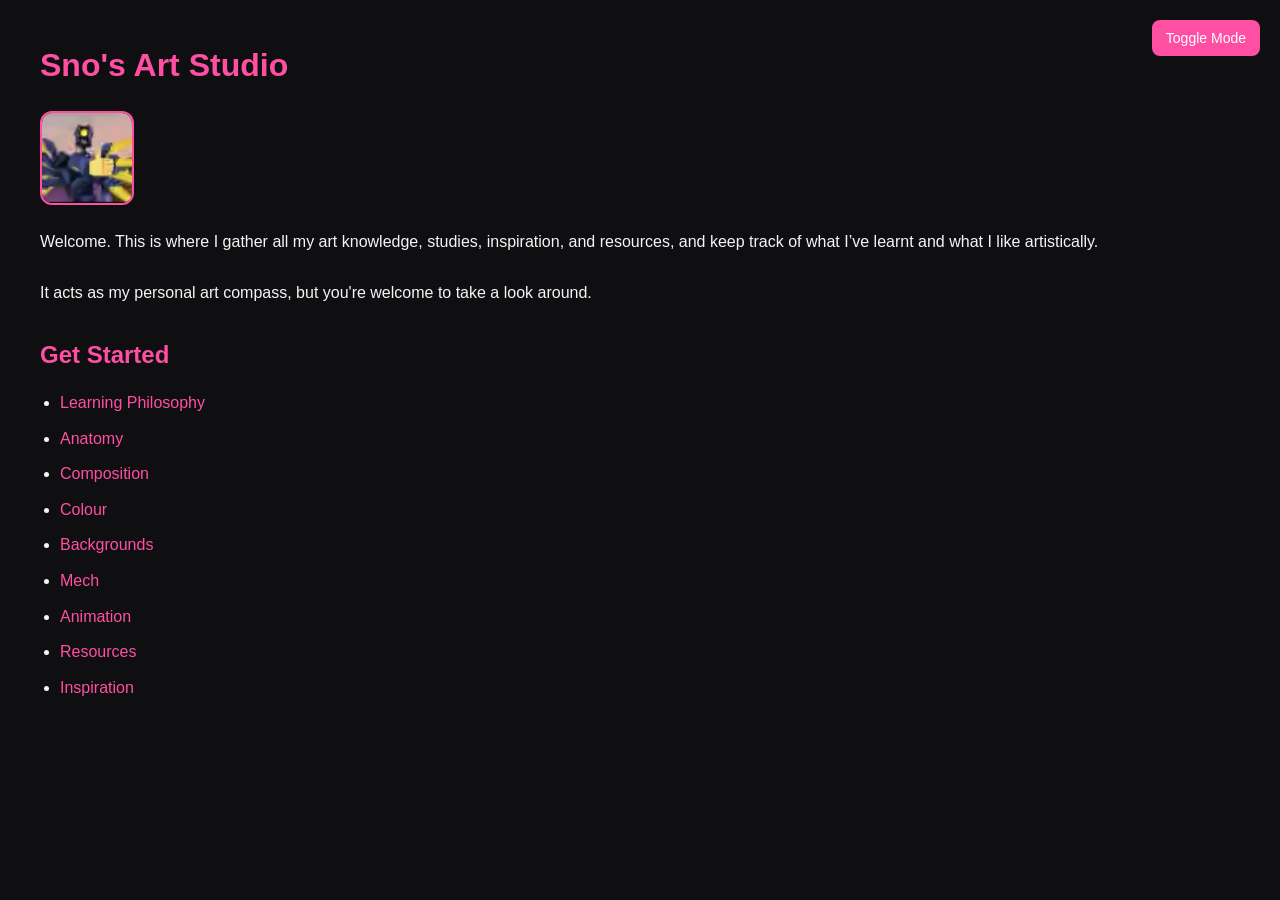
<file: index.html>
<!DOCTYPE html>
<html>
<head>
    <title>Sno's Art Studio</title>
    <link rel="stylesheet" href="style.css">
</head>

<body>

<button class="toggle-btn" onclick="toggleMode()">Toggle Mode</button>

<h1>Sno's Art Studio</h1>

<img class="hero-img" src="assets/v1.jpg" alt="V1 thumbs up">
    
<p class="intro">
    Welcome. This is where I gather all my art knowledge, studies, inspiration, and resources, and keep track of what I’ve learnt and what I like artistically.  
    <br><br>
    It acts as my personal art compass, but you're welcome to take a look around.
</p>

<h2>Get Started</h2>

<ul>
    <li><a href="learning-philosophy.html">Learning Philosophy</a></li>
    <li><a href="anatomy.html">Anatomy</a></li>
    <li><a href="composition.html">Composition</a></li>
    <li><a href="colour.html">Colour</a></li>
    <li><a href="backgrounds.html">Backgrounds</a></li>
    <li><a href="mech.html">Mech</a></li>
    <li><a href="animation.html">Animation</a></li>
    <li><a href="resources.html">Resources</a></li>
    <li><a href="inspiration.html">Inspiration</a></li>
</ul>

<script>
function toggleMode() {
    document.body.classList.toggle("dark");
}
</script>

</body>
</html>
</file>
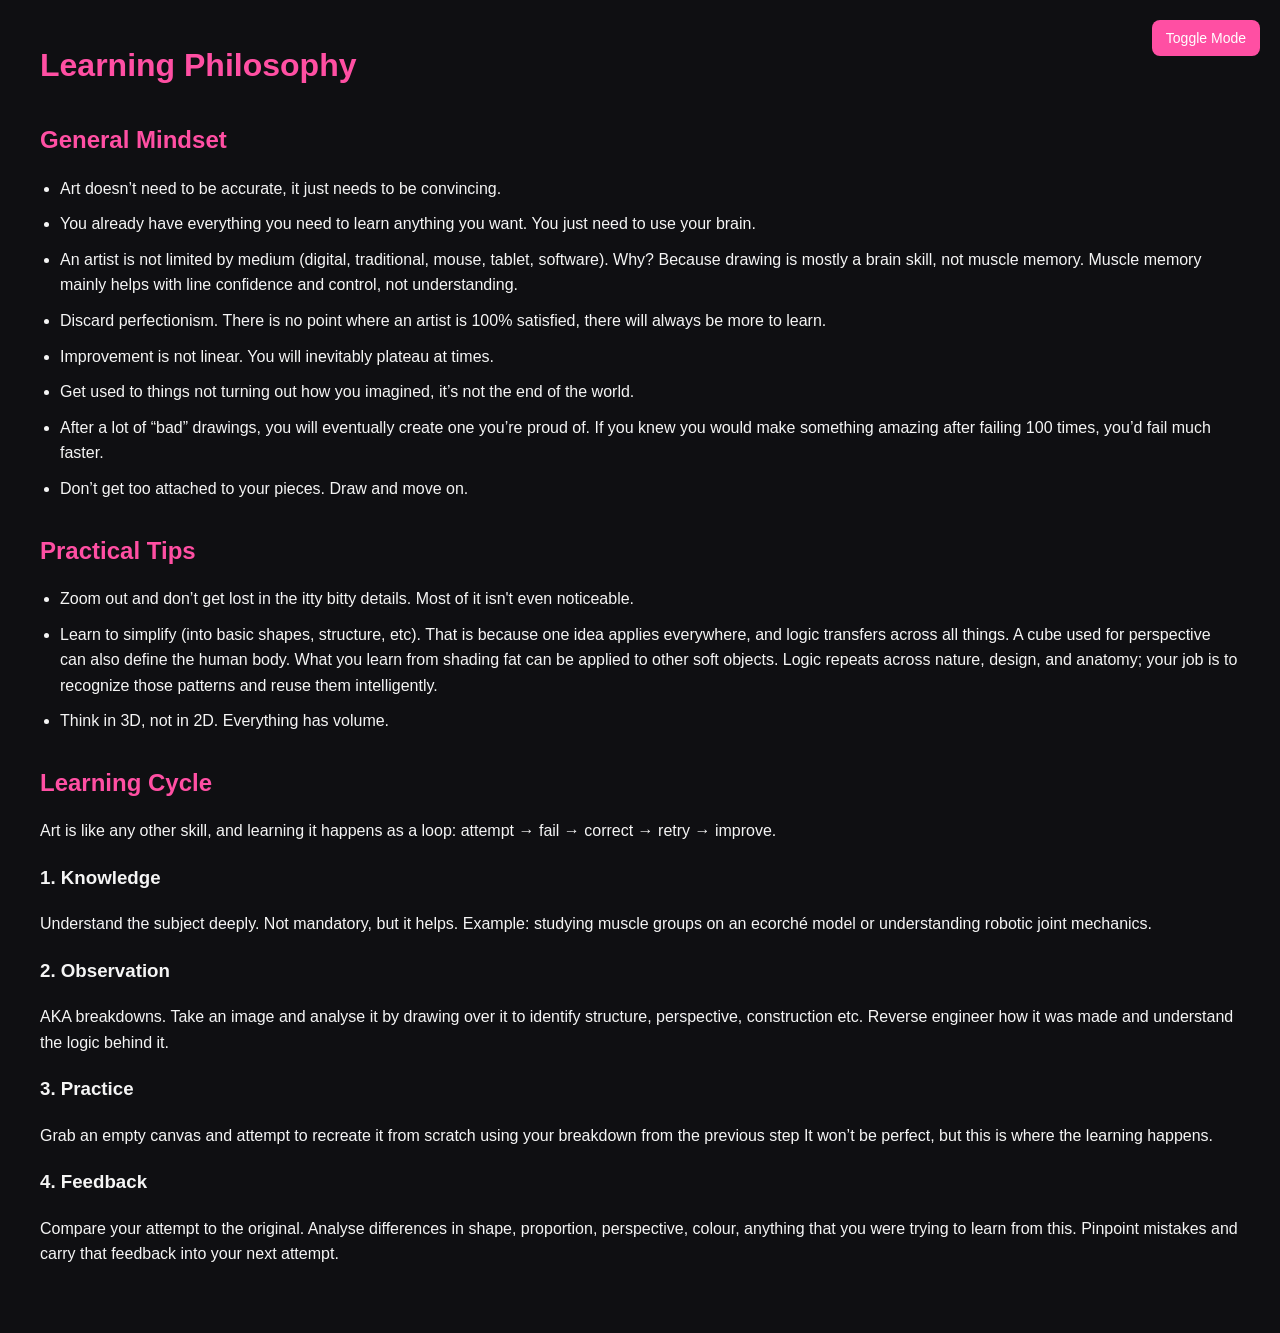
<file: learning-philosophy.html>
<!DOCTYPE html>
<html>
<head>
    <title>Learning Philosophy - Sno's Art Studio</title>
    <link rel="stylesheet" href="style.css">
</head>

<body>

<button class="toggle-btn" onclick="toggleMode()">Toggle Mode</button>

<h1>Learning Philosophy</h1>

<h2>General Mindset</h2>

<ul>
<li>Art doesn’t need to be accurate, it just needs to be convincing.</li>
<li>You already have everything you need to learn anything you want. You just need to use your brain.</li>
<li>An artist is not limited by medium (digital, traditional, mouse, tablet, software). Why? Because drawing is mostly a brain skill, not muscle memory. Muscle memory mainly helps with line confidence and control, not understanding.</li>
<li>Discard perfectionism. There is no point where an artist is 100% satisfied, there will always be more to learn.</li>
<li>Improvement is not linear. You will inevitably plateau at times.</li>
<li>Get used to things not turning out how you imagined, it’s not the end of the world.</li>
<li>After a lot of “bad” drawings, you will eventually create one you’re proud of. If you knew you would make something amazing after failing 100 times, you’d fail much faster.</li>
<li>Don’t get too attached to your pieces. Draw and move on.</li>
</ul>

<h2>Practical Tips</h2>

<ul>
<li>Zoom out and don’t get lost in the itty bitty details. Most of it isn't even noticeable.</li>
<li>Learn to simplify (into basic shapes, structure, etc). That is because one idea applies everywhere, and logic transfers across all things. A cube used for perspective can also define the human body. What you learn from shading fat can be applied to other soft objects. Logic repeats across nature, design, and anatomy; your job is to recognize those patterns and reuse them intelligently.</li>
<li>Think in 3D, not in 2D. Everything has volume.</li>
</ul>

<h2>Learning Cycle</h2>
<p>
Art is like any other skill, and learning it happens as a loop: attempt → fail → correct → retry → improve.
</p>

<h3>1. Knowledge</h3>
<p>
Understand the subject deeply. Not mandatory, but it helps. Example: studying muscle groups on an ecorché model or understanding robotic joint mechanics.
</p>

<h3>2. Observation</h3>
<p>
AKA breakdowns. Take an image and analyse it by drawing over it to identify structure, perspective, construction etc. Reverse engineer how it was made and understand the logic behind it.
</p>

<h3>3. Practice</h3>
<p>
Grab an empty canvas and attempt to recreate it from scratch using your breakdown from the previous step It won’t be perfect, but this is where the learning happens.
</p>

<h3>4. Feedback</h3>
<p>
Compare your attempt to the original. Analyse differences in shape, proportion, perspective, colour, anything that you were trying to learn from this. Pinpoint mistakes and carry that feedback into your next attempt. <br><br>
</p>

</body>
</html>
</file>
<file: style.css>
:root {
    --bg: #0f0f12;      /* black default */
    --text: #f5f5f5;    /* light text */
    --accent: #ff4fa3;  /* pink */
}

body.dark {
    --bg: #ffffff;
    --text: #111111;
    --accent: #ff4fa3;
}

body {
    background: var(--bg);
    color: var(--text);
    font-family: Arial, sans-serif;
    margin: 40px;
    line-height: 1.6;
}

h1 {
    color: var(--accent);
    margin-bottom: 20px;
}

h2 {
    color: var(--accent);
    margin-top: 30px;
    margin-bottom: 10px;
}

ul {
    padding-left: 20px;
}

li {
    margin-bottom: 10px;
}

a {
    color: var(--accent);
    text-decoration: none;
}

a:hover {
    text-decoration: underline;
}

.toggle-btn {
    position: fixed;
    top: 20px;
    right: 20px;
    background: var(--accent);
    color: white;
    border: none;
    padding: 10px 14px;
    cursor: pointer;
    border-radius: 8px;
    font-size: 14px;
}

.hero-img {
    width: 90px;
    height: auto;
    border-radius: 12px;
    border: 2px solid var(--accent);
}
</file>
